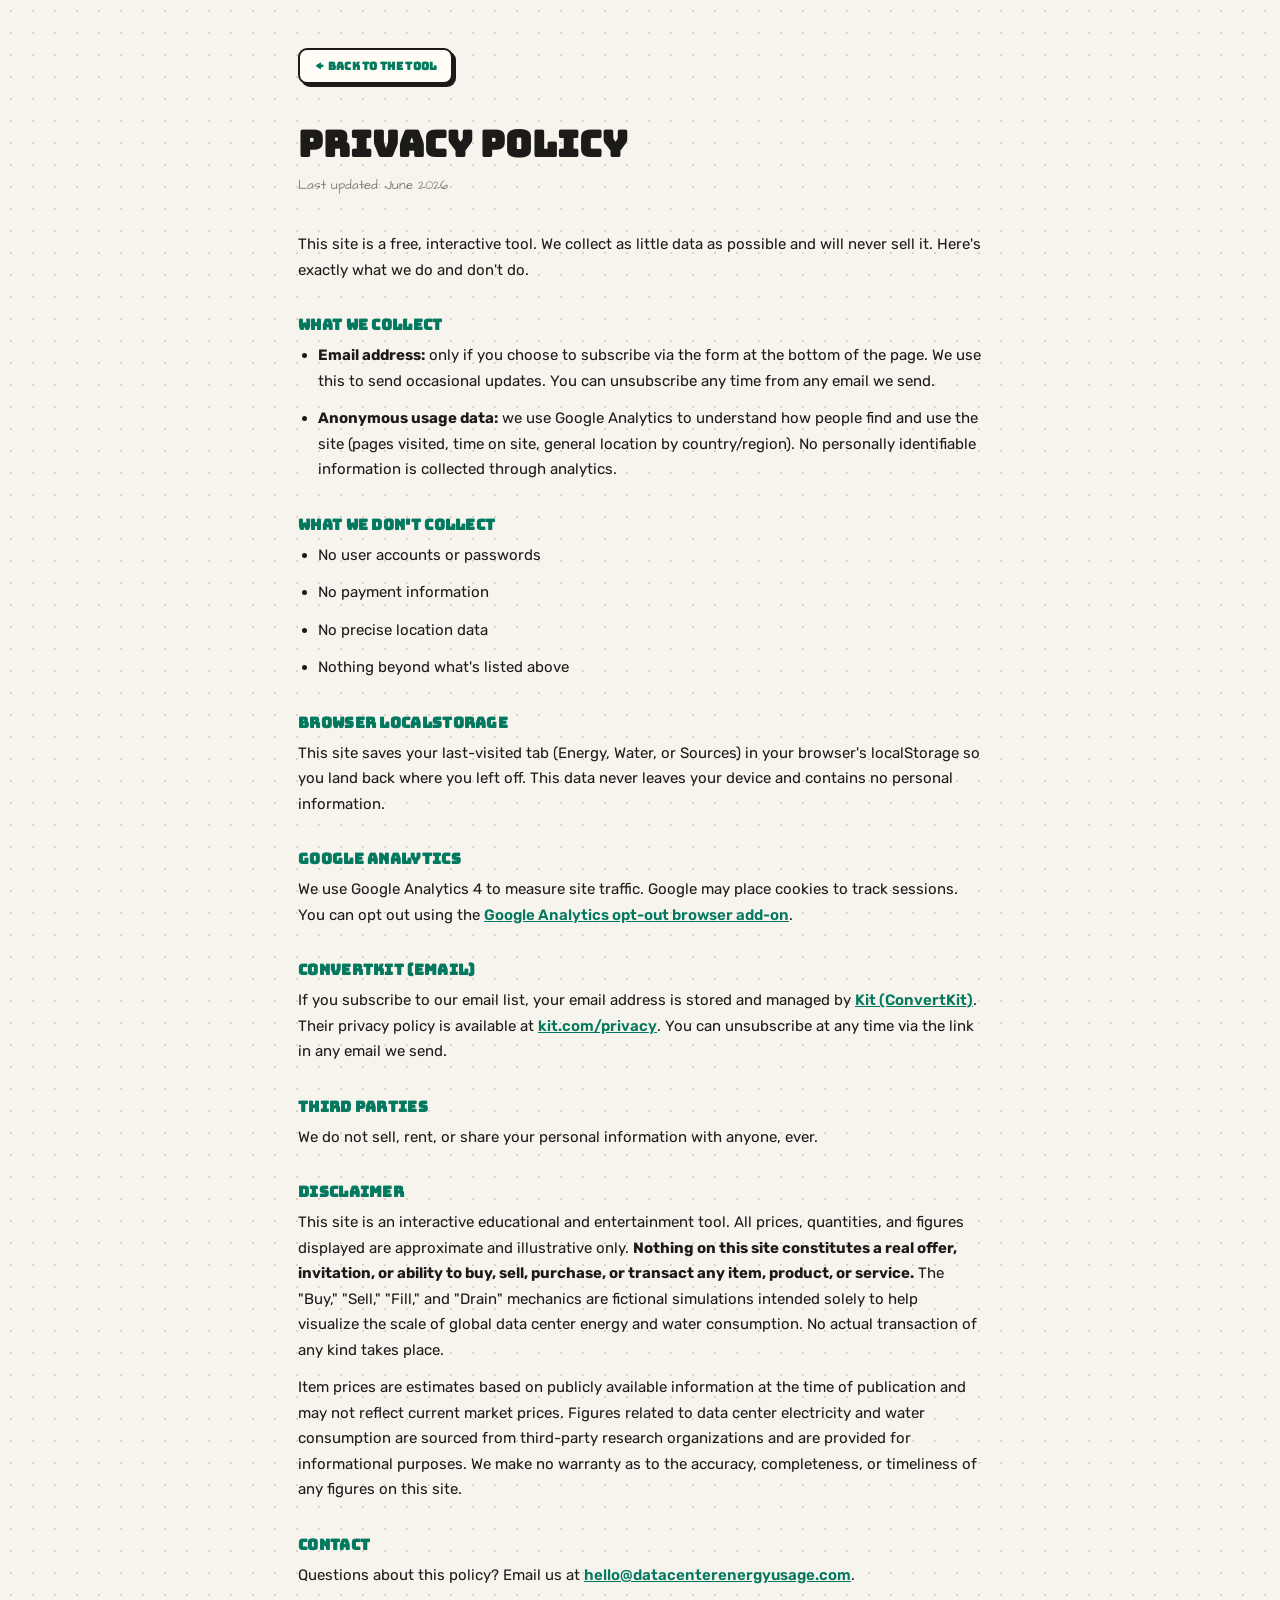
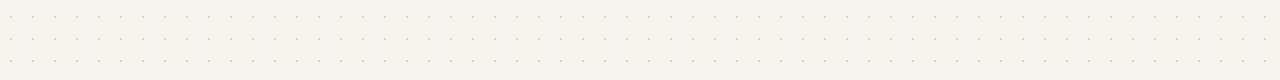
<file: privacy.html>
<!DOCTYPE html>
<html lang="en">
<head>
  <meta charset="UTF-8">
  <meta name="viewport" content="width=device-width, initial-scale=1.0">
  <title>Privacy Policy | Data Center Energy Usage</title>
  <meta name="description" content="Privacy policy for datacenterenergyusage.com. We collect minimal data and never sell it.">
  <link rel="icon" type="image/svg+xml" href="favicon.svg">
  <link rel="canonical" href="https://www.datacenterenergyusage.com/privacy.html">
  <link rel="preconnect" href="https://fonts.googleapis.com">
  <link rel="preconnect" href="https://fonts.gstatic.com" crossorigin>
  <link rel="stylesheet" href="https://fonts.googleapis.com/css2?family=Architects+Daughter&family=Bungee&family=Rubik:ital,wght@0,400;0,500;0,600;0,700;0,800;1,500&display=swap">
  <link rel="stylesheet" href="css/styles.css">
  <style>
    .privacy-wrap {
      max-width: 720px;
      margin: 0 auto;
      padding: 48px 18px 80px;
    }
    .privacy-wrap h1 {
      font-family: 'Bungee', cursive;
      font-size: clamp(22px, 4vw, 36px);
      margin: 0 0 6px;
    }
    .privacy-wrap .updated {
      font-family: 'Architects Daughter', cursive;
      font-size: 13px;
      opacity: 0.55;
      margin: 0 0 36px;
    }
    .privacy-wrap h2 {
      font-family: 'Bungee', cursive;
      font-size: 15px;
      letter-spacing: 0.3px;
      color: var(--green-dk);
      margin: 32px 0 8px;
    }
    .privacy-wrap p, .privacy-wrap li {
      font-size: 15px;
      line-height: 1.7;
      margin: 0 0 12px;
    }
    .privacy-wrap ul {
      padding-left: 20px;
      margin: 0 0 12px;
    }
    .privacy-wrap a {
      color: var(--green-dk);
      font-weight: 600;
    }
    .back-link {
      display: inline-flex;
      align-items: center;
      gap: 6px;
      font-family: 'Bungee', cursive;
      font-size: 11px;
      letter-spacing: 0.3px;
      background: var(--card);
      border: 2.5px solid var(--ink);
      border-radius: 9px;
      padding: 9px 14px;
      box-shadow: var(--shadow-sm);
      text-decoration: none;
      color: var(--ink);
      margin-bottom: 36px;
      transition: transform .07s;
    }
    .back-link:hover { transform: translate(-1px,-1px); }
  </style>

  <!-- Google Analytics -->
  <script async src="https://www.googletagmanager.com/gtag/js?id=G-7Q77RVQBCE"></script>
  <script>
    window.dataLayer = window.dataLayer || [];
    function gtag(){dataLayer.push(arguments);}
    gtag('js', new Date());
    gtag('config', 'G-7Q77RVQBCE');
  </script>
</head>
<body>
  <div class="privacy-wrap">
    <a class="back-link" href="index.html">← Back to the tool</a>

    <h1>Privacy Policy</h1>
    <p class="updated">Last updated: June 2026</p>

    <p>This site is a free, interactive tool. We collect as little data as possible and will never sell it. Here's exactly what we do and don't do.</p>

    <h2>What we collect</h2>
    <ul>
      <li><strong>Email address:</strong> only if you choose to subscribe via the form at the bottom of the page. We use this to send occasional updates. You can unsubscribe any time from any email we send.</li>
      <li><strong>Anonymous usage data:</strong> we use Google Analytics to understand how people find and use the site (pages visited, time on site, general location by country/region). No personally identifiable information is collected through analytics.</li>
    </ul>

    <h2>What we don't collect</h2>
    <ul>
      <li>No user accounts or passwords</li>
      <li>No payment information</li>
      <li>No precise location data</li>
      <li>Nothing beyond what's listed above</li>
    </ul>

    <h2>Browser localStorage</h2>
    <p>This site saves your last-visited tab (Energy, Water, or Sources) in your browser's localStorage so you land back where you left off. This data never leaves your device and contains no personal information.</p>

    <h2>Google Analytics</h2>
    <p>We use Google Analytics 4 to measure site traffic. Google may place cookies to track sessions. You can opt out using the <a href="https://tools.google.com/dlpage/gaoptout" target="_blank" rel="noopener">Google Analytics opt-out browser add-on</a>.</p>

    <h2>ConvertKit (email)</h2>
    <p>If you subscribe to our email list, your email address is stored and managed by <a href="https://kit.com" target="_blank" rel="noopener">Kit (ConvertKit)</a>. Their privacy policy is available at <a href="https://kit.com/privacy" target="_blank" rel="noopener">kit.com/privacy</a>. You can unsubscribe at any time via the link in any email we send.</p>

    <h2>Third parties</h2>
    <p>We do not sell, rent, or share your personal information with anyone, ever.</p>

    <h2>Disclaimer</h2>
    <p>This site is an interactive educational and entertainment tool. All prices, quantities, and figures displayed are approximate and illustrative only. <strong>Nothing on this site constitutes a real offer, invitation, or ability to buy, sell, purchase, or transact any item, product, or service.</strong> The "Buy," "Sell," "Fill," and "Drain" mechanics are fictional simulations intended solely to help visualize the scale of global data center energy and water consumption. No actual transaction of any kind takes place.</p>
    <p>Item prices are estimates based on publicly available information at the time of publication and may not reflect current market prices. Figures related to data center electricity and water consumption are sourced from third-party research organizations and are provided for informational purposes. We make no warranty as to the accuracy, completeness, or timeliness of any figures on this site.</p>

    <h2>Contact</h2>
    <p>Questions about this policy? Email us at <a href="mailto:hello@datacenterenergyusage.com">hello@datacenterenergyusage.com</a>.</p>
  </div>
</body>
</html>
</file>
<file: css/styles.css>
/* =====================================================
   Data Center Energy Usage — styles.css
   Fonts loaded via Google Fonts in index.html
   ===================================================== */

:root {
  --ink: #1c1b19;
  --paper: #f6f4ec;
  --card: #fffdf6;
  --grey: #d7d4c8;
  --grey2: #e9e6db;
  --green: #00b894;
  --green2: #069f80;
  --green-dk: #04795f;
  --buy: #bdeac9;
  --buy-ink: #0a5c2e;
  --sell: #f3c6cf;
  --sell-ink: #8a1f36;
  --note: #fff2b8;
  --shadow: 5px 5px 0 var(--ink);
  --shadow-sm: 3px 3px 0 var(--ink);
}

* { box-sizing: border-box; }
html, body { margin: 0; padding: 0; }
body {
  font-family: 'Rubik', system-ui, sans-serif;
  color: var(--ink);
  background: var(--paper);
  background-image: radial-gradient(var(--grey) 1.2px, transparent 1.2px);
  background-size: 22px 22px;
  -webkit-font-smoothing: antialiased;
}
a { color: inherit; }
#site { max-width: 1180px; margin: 0 auto; padding: 0 18px 90px; }

/* ---------- Tab panel visibility ---------- */
.tab-panel { display: none; }
.tab-panel--active { display: block; }

/* ---------- Masthead ---------- */
.masthead { text-align: center; padding: 36px 10px 18px; }
.masthead-logo { display: block; margin: 0 auto 16px; width: 56px; height: 56px; }
.masthead .title {
  font-family: 'Bungee', cursive;
  font-size: clamp(26px, 5.2vw, 50px);
  margin: 0;
  letter-spacing: .5px;
  line-height: 1.05;
  text-wrap: balance;
}
.masthead .subhead {
  margin: 14px auto 0;
  max-width: 660px;
  font-size: clamp(14px, 1.8vw, 17px);
  font-weight: 500;
  opacity: .72;
  text-wrap: pretty;
}
.masthead .cattabs { margin-top: 24px; }

/* ---------- Tab section heading ---------- */
.tab-section-heading {
  font-family: 'Architects Daughter', cursive;
  font-size: 12px;
  text-align: center;
  opacity: 0.45;
  margin: 18px 0 -4px;
  letter-spacing: 0.2px;
  font-weight: 400;
}

/* ---------- Tabs ---------- */
.cattabs { display: flex; gap: 10px; flex-wrap: wrap; justify-content: center; }
.cattab {
  font-family: 'Bungee', cursive;
  font-size: 12px;
  letter-spacing: .4px;
  background: var(--card);
  border: 3px solid var(--ink);
  border-radius: 11px;
  padding: 11px 16px;
  cursor: pointer;
  color: var(--ink);
  box-shadow: var(--shadow-sm);
  transition: transform .08s;
}
.cattab:active { transform: translate(2px, 2px); box-shadow: 1px 1px 0 var(--ink); }
.cattab[aria-selected="true"] { background: var(--ink); color: var(--card); }

/* ---------- Sticky green status bar ---------- */
.balancebar {
  position: sticky;
  top: 10px;
  z-index: 40;
  margin-top: 22px;
  background: linear-gradient(135deg, var(--green) 0%, var(--green2) 60%, var(--green-dk) 100%);
  border: 3px solid var(--ink);
  border-radius: 16px;
  box-shadow: var(--shadow);
  color: #fff;
  padding: 14px 18px;
  display: flex;
  align-items: center;
  gap: 14px 20px;
  flex-wrap: wrap;
  overflow: hidden;
}
.bb-left { display: flex; flex-direction: column; gap: 2px; flex: 1 1 220px; min-width: 0; }
.bb-label {
  font-family: 'Rubik';
  font-weight: 700;
  text-transform: uppercase;
  letter-spacing: 1.4px;
  font-size: 11.5px;
  opacity: .82;
}
.bb-num {
  font-family: 'Rubik';
  font-weight: 800;
  font-variant-numeric: tabular-nums;
  font-size: clamp(24px, 4.4vw, 40px);
  line-height: 1;
  letter-spacing: -1px;
  text-shadow: 3px 3px 0 rgba(0,0,0,.2);
}
.bb-num.over { color: var(--note); }
.bb-mid { display: flex; gap: 10px; flex-wrap: wrap; }
.stat-pill {
  display: flex;
  align-items: center;
  gap: 8px;
  background: var(--card);
  border: 2.5px solid var(--ink);
  border-radius: 11px;
  padding: 7px 12px;
  box-shadow: var(--shadow-sm);
}
.stat-pill span {
  font-family: 'Rubik';
  font-weight: 700;
  text-transform: uppercase;
  letter-spacing: .6px;
  font-size: 10.5px;
  color: var(--ink);
  opacity: .55;
}
.stat-pill b {
  font-family: 'Rubik';
  font-weight: 800;
  font-variant-numeric: tabular-nums;
  font-size: 14px;
  color: var(--green-dk);
}
.bb-right { display: flex; gap: 10px; margin-left: auto; }
.btn-reset, .btn-receipt {
  font-family: 'Bungee', cursive;
  font-size: 11px;
  letter-spacing: .3px;
  border: 2.5px solid var(--ink);
  border-radius: 10px;
  cursor: pointer;
  padding: 10px 14px;
  box-shadow: var(--shadow-sm);
  transition: transform .07s;
  display: inline-flex;
  align-items: center;
  gap: 6px;
}
.btn-reset { background: var(--sell); color: var(--sell-ink); }
.btn-receipt { background: var(--ink); color: var(--card); }
.btn-reset:active, .btn-receipt:active { transform: translate(2px, 2px); box-shadow: 1px 1px 0 var(--ink); }

/* ---------- Card grid ---------- */
.grid { display: grid; grid-template-columns: repeat(auto-fill, minmax(218px, 1fr)); gap: 18px; margin-top: 26px; }
.card {
  background: var(--card);
  border: 3px solid var(--ink);
  border-radius: 13px;
  box-shadow: var(--shadow);
  padding: 14px;
  display: flex;
  flex-direction: column;
  gap: 10px;
}
.card.owned { outline: 3px solid var(--green); outline-offset: -3px; }
.ph {
  aspect-ratio: 4/3;
  border: 2.5px dashed var(--ink);
  border-radius: 9px;
  background: repeating-linear-gradient(45deg, var(--grey2) 0 11px, var(--grey) 11px 22px);
  display: grid;
  place-items: center;
  position: relative;
  overflow: hidden;
}
.ph span {
  font-family: 'Rubik';
  font-weight: 700;
  font-size: 10.5px;
  letter-spacing: .6px;
  background: var(--card);
  border: 2px solid var(--ink);
  border-radius: 6px;
  padding: 4px 8px;
  max-width: 88%;
  text-align: center;
  line-height: 1.2;
  text-transform: uppercase;
  position: relative;
  z-index: 1;
}
.ph::before {
  content: "IMG";
  position: absolute;
  top: 6px;
  left: 8px;
  font-family: 'Architects Daughter', cursive;
  font-size: 11px;
  opacity: .55;
}
.ph img {
  position: absolute;
  inset: 0;
  width: 100%;
  height: 100%;
  object-fit: cover;
  border-radius: 7px;
  z-index: 2;
}
.card-name { font-weight: 700; font-size: 15px; line-height: 1.15; }
.card-price {
  font-family: 'Rubik';
  font-weight: 800;
  font-size: 17px;
  color: var(--green-dk);
  font-variant-numeric: tabular-nums;
}
.card.unit-gal .card-price { color: var(--ink); }
.card-desc { margin: 0; font-size: 12px; line-height: 1.4; opacity: .62; text-wrap: pretty; }
.buysell { display: flex; align-items: stretch; gap: 7px; margin-top: auto; }
.buysell button {
  font-family: 'Bungee', cursive;
  font-size: 11px;
  letter-spacing: .3px;
  border: 2.5px solid var(--ink);
  border-radius: 8px;
  cursor: pointer;
  padding: 9px 0;
  flex: 1;
  box-shadow: var(--shadow-sm);
  transition: transform .07s;
}
.buysell button:active { transform: translate(2px, 2px); box-shadow: 1px 1px 0 var(--ink); }
.buysell .buy { background: var(--buy); color: var(--buy-ink); }
.buysell .sell { background: var(--sell); color: var(--sell-ink); }
.buysell .qty {
  width: 58px;
  flex: 0 0 58px;
  text-align: center;
  font-family: 'Rubik';
  font-weight: 800;
  font-size: 16px;
  border: 2.5px solid var(--ink);
  border-radius: 8px;
  background: var(--paper);
  font-variant-numeric: tabular-nums;
  color: var(--ink);
  -moz-appearance: textfield;
}
.buysell .qty::-webkit-outer-spin-button,
.buysell .qty::-webkit-inner-spin-button { -webkit-appearance: none; margin: 0; }

/* ---------- Receipt (inside modal) ---------- */
.receipt { background: var(--card); }
.receipt h3 {
  font-family: 'Bungee', cursive;
  font-size: 14px;
  letter-spacing: .4px;
  margin: 0 0 4px;
  display: flex;
  align-items: center;
  gap: 8px;
  line-height: 1.2;
}
.receipt .rsub { font-family: 'Architects Daughter', cursive; font-size: 13px; opacity: .6; margin: 0 0 14px; }
.rrows { display: flex; flex-direction: column; gap: 7px; min-height: 34px; }
.rrow { display: flex; justify-content: space-between; gap: 10px; font-size: 14px; align-items: center; }
.rrow-img { width: 36px; height: 36px; object-fit: cover; border-radius: 6px; border: 2px solid var(--ink); flex-shrink: 0; }
.rrow .rname { font-weight: 600; }
.rrow .rname small { font-weight: 500; opacity: .55; }
.rrow .ramt { font-weight: 800; font-variant-numeric: tabular-nums; color: var(--green-dk); white-space: nowrap; }
.receipt.unit-gal .ramt { color: var(--ink); }
.rempty { font-family: 'Architects Daughter', cursive; font-size: 14px; opacity: .55; }
.rtotal {
  display: flex;
  justify-content: space-between;
  align-items: baseline;
  gap: 12px;
  border-top: 3px solid var(--ink);
  margin-top: 14px;
  padding-top: 12px;
  font-family: 'Bungee', cursive;
  font-size: 15px;
}
.rtotal .ramt { font-size: 18px; font-variant-numeric: tabular-nums; }
.prog { margin-top: 14px; }
.progbar { height: 18px; border: 2.5px solid var(--ink); border-radius: 20px; background: var(--paper); overflow: hidden; }
.progfill {
  height: 100%;
  width: 0;
  background: repeating-linear-gradient(45deg, var(--green) 0 9px, var(--green2) 9px 18px);
  transition: width .25s;
}
.proglabel { font-family: 'Architects Daughter', cursive; font-size: 13px; margin-top: 6px; opacity: .78; }

/* ---------- Modal ---------- */
.modal-overlay {
  position: fixed;
  inset: 0;
  z-index: 80;
  background: rgba(28,27,25,.55);
  display: none;
  place-items: center;
  padding: 20px;
}
.modal-overlay.open { display: grid; }
.modal {
  position: relative;
  background: var(--card);
  border: 3px solid var(--ink);
  border-radius: 18px;
  box-shadow: 7px 7px 0 var(--ink);
  width: min(460px, 100%);
  max-height: 86vh;
  overflow: auto;
  padding: 26px 22px 22px;
}
.modal-close {
  position: absolute;
  top: 12px;
  right: 13px;
  width: 34px;
  height: 34px;
  border: 2.5px solid var(--ink);
  border-radius: 9px;
  background: var(--paper);
  font-size: 20px;
  font-weight: 800;
  line-height: 1;
  cursor: pointer;
  box-shadow: var(--shadow-sm);
}
.modal-close:active { transform: translate(2px, 2px); box-shadow: 1px 1px 0 var(--ink); }
.share { margin-top: 20px; border-top: 3px dashed var(--ink); padding-top: 16px; }
.share-label { font-family: 'Architects Daughter', cursive; font-size: 14px; opacity: .7; display: block; margin-bottom: 10px; }
.share-btns { display: flex; gap: 10px; flex-wrap: wrap; }
.share-btn {
  flex: 1 1 calc(50% - 5px);
  font-family: 'Bungee', cursive;
  font-size: 11px;
  letter-spacing: .3px;
  border: 2.5px solid var(--ink);
  border-radius: 10px;
  cursor: pointer;
  padding: 11px 12px;
  box-shadow: var(--shadow-sm);
  color: #fff;
  display: inline-flex;
  align-items: center;
  justify-content: center;
  gap: 8px;
  transition: transform .07s;
}
.share-btn.x      { background: var(--ink); }
.share-btn.fb     { background: #3556a4; }
.share-btn.reddit { background: #FF4500; }
.share-btn.dl     { background: var(--green-dk); }
.share-btn:active { transform: translate(2px, 2px); box-shadow: 1px 1px 0 var(--ink); }

/* ---------- Sources ---------- */
.sources { max-width: 760px; margin: 18px auto 0; }
.sources .src-head { font-family: 'Bungee', cursive; font-size: clamp(18px, 3vw, 26px); margin: 0 0 6px; }
.sources .src-lead { font-size: 15px; opacity: .72; font-weight: 500; margin: 0 0 22px; text-wrap: pretty; }
.srcitem {
  background: var(--card);
  border: 3px solid var(--ink);
  border-radius: 12px;
  box-shadow: var(--shadow-sm);
  padding: 15px 17px;
  margin-bottom: 14px;
}
.srcitem .stat { font-family: 'Bungee', cursive; font-size: 15px; color: var(--green-dk); margin: 0 0 5px; }
.srcitem p { margin: 0; font-size: 14px; line-height: 1.5; }
.srcitem a { color: var(--green-dk); font-weight: 700; word-break: break-word; }
.srcitem .note { font-style: italic; opacity: .7; font-size: 13px; margin-top: 6px; }
.calc {
  background: var(--ink);
  color: var(--paper);
  border-radius: 12px;
  padding: 16px 18px;
  margin-bottom: 14px;
  font-variant-numeric: tabular-nums;
}
.calc h4 { font-family: 'Bungee', cursive; font-size: 13px; margin: 0 0 10px; color: var(--green); letter-spacing: .4px; }
.calc .crow {
  display: flex;
  justify-content: space-between;
  gap: 14px;
  font-size: 13.5px;
  padding: 5px 0;
  border-bottom: 1px dashed rgba(246,244,236,.25);
}
.calc .crow:last-child { border-bottom: 0; }
.calc .crow b { color: #fff; }
.bignote {
  background: var(--note);
  border: 3px dashed var(--ink);
  border-radius: 12px;
  padding: 15px 17px;
  font-size: 14px;
  line-height: 1.5;
  font-weight: 600;
}
.footnote { font-family: 'Architects Daughter', cursive; text-align: center; opacity: .5; font-size: 13px; margin: 50px 0 0; }

/* ---------- Cards disclaimer ---------- */
.cards-disclaimer {
  font-family: 'Architects Daughter', cursive;
  font-size: 12px;
  text-align: center;
  opacity: 0.45;
  margin: 14px 0 0;
  line-height: 1.5;
}

/* ---------- Footer ---------- */
.site-footer {
  max-width: 1180px;
  margin: 48px auto 0;
  padding: 22px 18px 48px;
  border-top: 3px dashed var(--grey);
  text-align: center;
}
.site-footer p { font-size: 13px; margin: 6px 0; opacity: 0.6; line-height: 1.5; }
.site-footer .footer-desc {
  font-family: 'Architects Daughter', cursive;
  font-size: 13px;
  max-width: 620px;
  margin: 10px auto 0;
  line-height: 1.6;
}
.site-footer a { color: var(--green-dk); font-weight: 700; text-decoration: none; }
.site-footer a:hover { text-decoration: underline; }
.footer-email-section { max-width: 620px; margin: 0 auto 24px; }
.footer-ck-wrap { width: 100%; }
.footer-bmac { text-align: center; margin: 0 auto 20px; }
.footer-bmac img { display: inline-block; }

/* ---------- Mobile responsive ---------- */
@media (max-width: 640px) {
  #site { padding: 0 12px 60px; }

  .balancebar {
    flex-direction: column;
    align-items: flex-start;
    gap: 12px;
    top: 6px;
  }
  .bb-left { flex: 0 0 auto; }
  .bb-right { margin-left: 0; width: 100%; }
  .bb-right .btn-reset, .bb-right .btn-receipt { flex: 1; justify-content: center; }

  .bb-mid { width: 100%; }
  .stat-pill { flex: 1; justify-content: center; }

  .grid { grid-template-columns: repeat(auto-fill, minmax(160px, 1fr)); gap: 12px; }

  .share-btns { flex-direction: column; }
  .share-btn { flex: none; }

  .calc .crow { flex-direction: column; gap: 2px; }
  .calc .crow b { font-size: 12px; }
}

@media (max-width: 400px) {
  .grid { grid-template-columns: 1fr 1fr; gap: 10px; }
  .buysell .qty { width: 44px; flex: 0 0 44px; font-size: 16px; }
}
</file>
